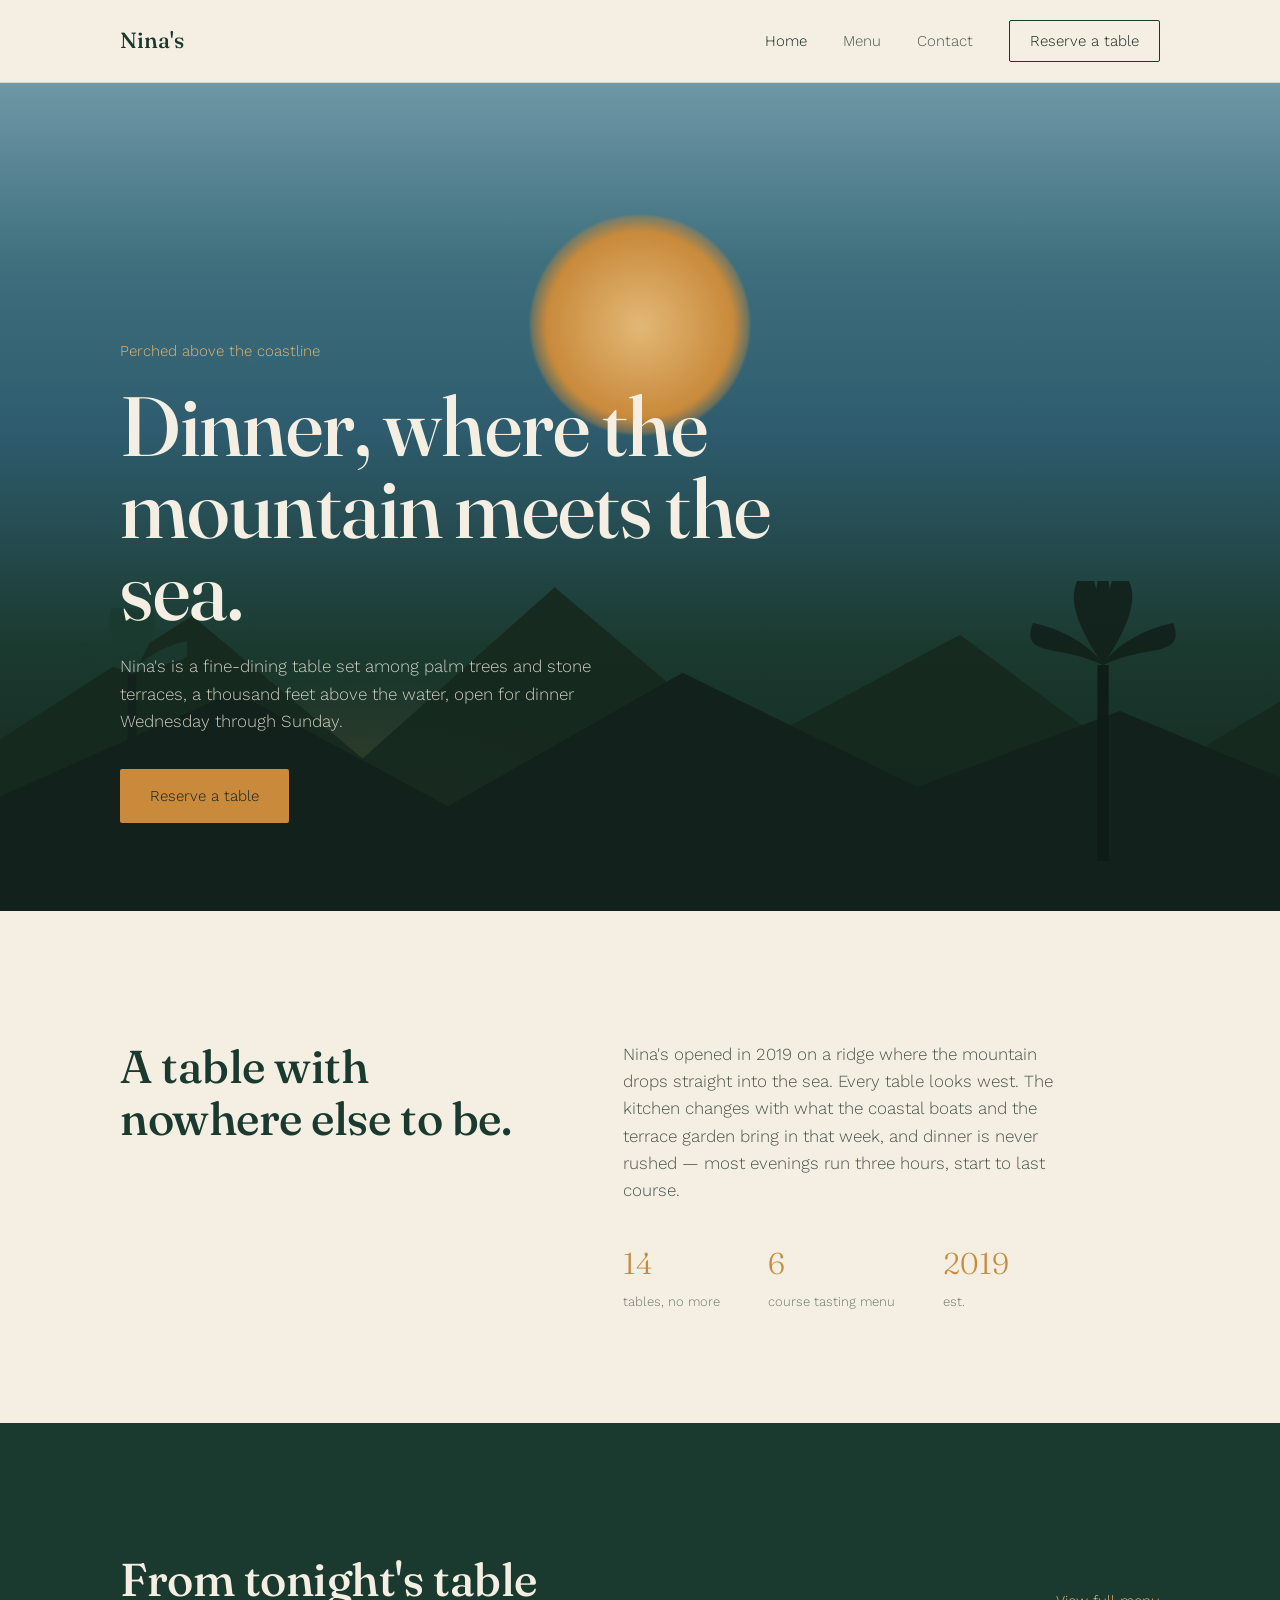
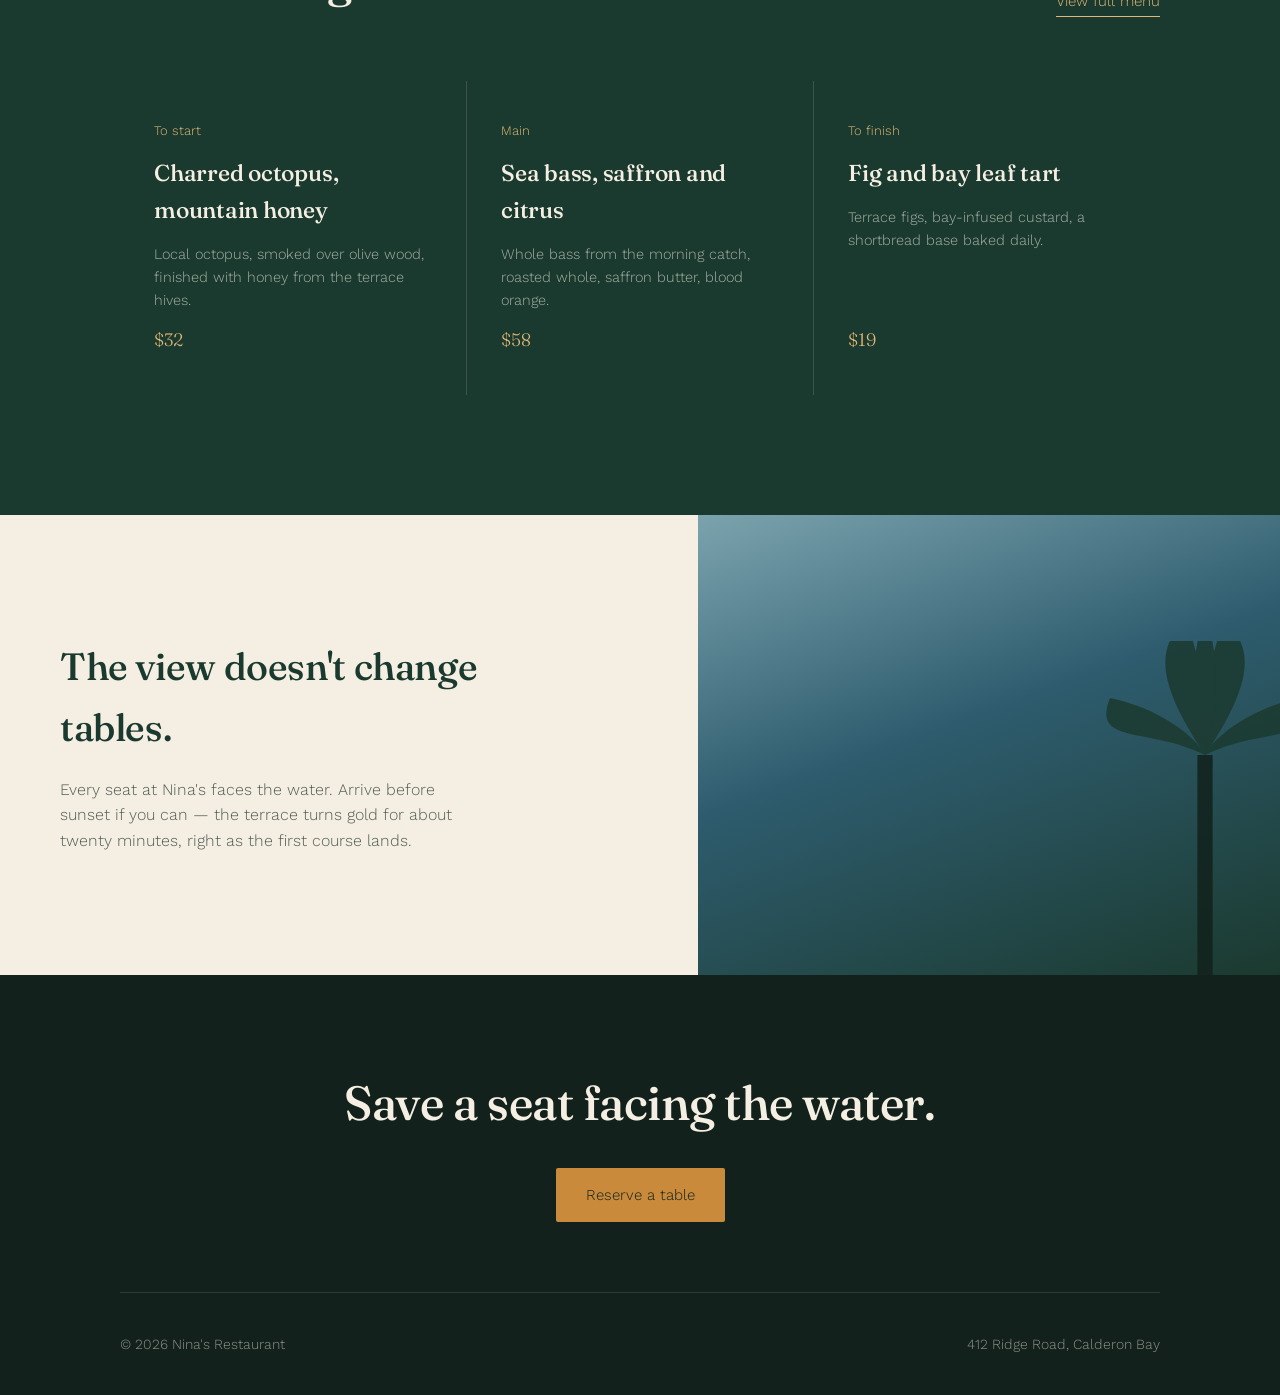
<file: index.html>
<!DOCTYPE html>
<html lang="en">
<head>
<meta charset="UTF-8">
<meta name="viewport" content="width=device-width, initial-scale=1.0">
<title>Nina's Restaurant</title>
<link rel="preconnect" href="https://fonts.googleapis.com">
<link href="https://fonts.googleapis.com/css2?family=Fraunces:opsz,wght@9..144,300;9..144,500;9..144,600&family=Work+Sans:wght@300;400;500&display=swap" rel="stylesheet">
<link rel="stylesheet" href="styles.css">
</head>
<body>

<nav>
  <div class="wrap">
    <a class="brand" href="index.html">Nina's</a>
    <div class="navlinks">
      <a href="index.html" class="active">Home</a>
      <a href="menu.html">Menu</a>
      <a href="contact.html">Contact</a>
      <a href="reserve.html" class="book">Reserve a table</a>
    </div>
  </div>
</nav>

<section class="hero">
  <svg class="mountains" viewBox="0 0 1200 400" preserveAspectRatio="none" xmlns="http://www.w3.org/2000/svg">
    <polygon points="0,400 0,220 180,90 340,240 520,60 700,230 900,110 1080,260 1200,180 1200,400" fill="#16281F" opacity="0.9"/>
    <polygon points="0,400 0,280 220,170 420,290 640,150 860,270 1050,190 1200,260 1200,400" fill="#12211B"/>
  </svg>
  <svg class="palm" style="left:6%; bottom:10%; width:110px; height:220px;" viewBox="0 0 100 200" xmlns="http://www.w3.org/2000/svg">
    <rect x="46" y="60" width="8" height="140" fill="#12211B"/>
    <g fill="#1B3A2F">
      <path d="M50 60 C 20 45, -10 55, 0 30 C 25 35, 45 50, 50 60 Z"/>
      <path d="M50 60 C 80 45, 110 55, 100 30 C 75 35, 55 50, 50 60 Z"/>
      <path d="M50 60 C 30 30, 20 5, 40 -10 C 50 15, 52 40, 50 60 Z"/>
      <path d="M50 60 C 70 30, 80 5, 60 -10 C 50 15, 48 40, 50 60 Z"/>
      <path d="M50 60 C 40 25, 45 0, 50 -15 C 55 0, 60 25, 50 60 Z"/>
    </g>
  </svg>
  <svg class="palm" style="right:8%; bottom:6%; width:150px; height:280px;" viewBox="0 0 100 200" xmlns="http://www.w3.org/2000/svg">
    <rect x="46" y="60" width="8" height="140" fill="#0E1B16"/>
    <g fill="#12211B">
      <path d="M50 60 C 20 45, -10 55, 0 30 C 25 35, 45 50, 50 60 Z"/>
      <path d="M50 60 C 80 45, 110 55, 100 30 C 75 35, 55 50, 50 60 Z"/>
      <path d="M50 60 C 30 30, 20 5, 40 -10 C 50 15, 52 40, 50 60 Z"/>
      <path d="M50 60 C 70 30, 80 5, 60 -10 C 50 15, 48 40, 50 60 Z"/>
      <path d="M50 60 C 40 25, 45 0, 50 -15 C 55 0, 60 25, 50 60 Z"/>
    </g>
  </svg>

  <div class="hero-content">
    <div class="wrap">
      <div class="eyebrow-plain">Perched above the coastline</div>
      <h1>Dinner, where the<br>mountain meets the sea.</h1>
      <p class="hero-sub">Nina's is a fine-dining table set among palm trees and stone terraces, a thousand feet above the water, open for dinner Wednesday through Sunday.</p>
      <a href="reserve.html" class="hero-cta">Reserve a table</a>
    </div>
  </div>
</section>

<section class="intro">
  <div class="wrap">
    <h2>A table with nowhere else to be.</h2>
    <div>
      <p>Nina's opened in 2019 on a ridge where the mountain drops straight into the sea. Every table looks west. The kitchen changes with what the coastal boats and the terrace garden bring in that week, and dinner is never rushed &mdash; most evenings run three hours, start to last course.</p>
      <div class="intro-stats">
        <div class="stat">
          <div class="n">14</div>
          <div class="l">tables, no more</div>
        </div>
        <div class="stat">
          <div class="n">6</div>
          <div class="l">course tasting menu</div>
        </div>
        <div class="stat">
          <div class="n">2019</div>
          <div class="l">est.</div>
        </div>
      </div>
    </div>
  </div>
</section>

<section class="menu">
  <div class="wrap">
    <div class="menu-head">
      <h2>From tonight's table</h2>
      <a href="menu.html">View full menu</a>
    </div>
    <div class="dishes">
      <div class="dish">
        <div class="tag">To start</div>
        <h3>Charred octopus, mountain honey</h3>
        <p>Local octopus, smoked over olive wood, finished with honey from the terrace hives.</p>
        <div class="price">$32</div>
      </div>
      <div class="dish">
        <div class="tag">Main</div>
        <h3>Sea bass, saffron and citrus</h3>
        <p>Whole bass from the morning catch, roasted whole, saffron butter, blood orange.</p>
        <div class="price">$58</div>
      </div>
      <div class="dish">
        <div class="tag">To finish</div>
        <h3>Fig and bay leaf tart</h3>
        <p>Terrace figs, bay-infused custard, a shortbread base baked daily.</p>
        <div class="price">$19</div>
      </div>
    </div>
  </div>
</section>

<section class="view-strip">
  <div class="view-copy">
    <div class="view-copy-inner">
      <h2>The view doesn't change tables.</h2>
      <p>Every seat at Nina's faces the water. Arrive before sunset if you can &mdash; the terrace turns gold for about twenty minutes, right as the first course lands.</p>
    </div>
  </div>
  <div class="view-image">
    <svg class="p2" width="220" height="380" viewBox="0 0 100 200" xmlns="http://www.w3.org/2000/svg">
      <rect x="46" y="60" width="8" height="140" fill="#12211B"/>
      <g fill="#1B3A2F">
        <path d="M50 60 C 20 45, -10 55, 0 30 C 25 35, 45 50, 50 60 Z"/>
        <path d="M50 60 C 80 45, 110 55, 100 30 C 75 35, 55 50, 50 60 Z"/>
        <path d="M50 60 C 30 30, 20 5, 40 -10 C 50 15, 52 40, 50 60 Z"/>
        <path d="M50 60 C 70 30, 80 5, 60 -10 C 50 15, 48 40, 50 60 Z"/>
        <path d="M50 60 C 40 25, 45 0, 50 -15 C 55 0, 60 25, 50 60 Z"/>
      </g>
    </svg>
  </div>
</section>

<footer>
  <div class="wrap">
    <div class="footer-cta">
      <h2>Save a seat facing the water.</h2>
      <a href="reserve.html" class="hero-cta">Reserve a table</a>
    </div>
    <div class="footer-bottom">
      <span>&copy; 2026 Nina's Restaurant</span>
      <span>412 Ridge Road, Calderon Bay</span>
    </div>
  </div>
</footer>

</body>
</html>
</file>
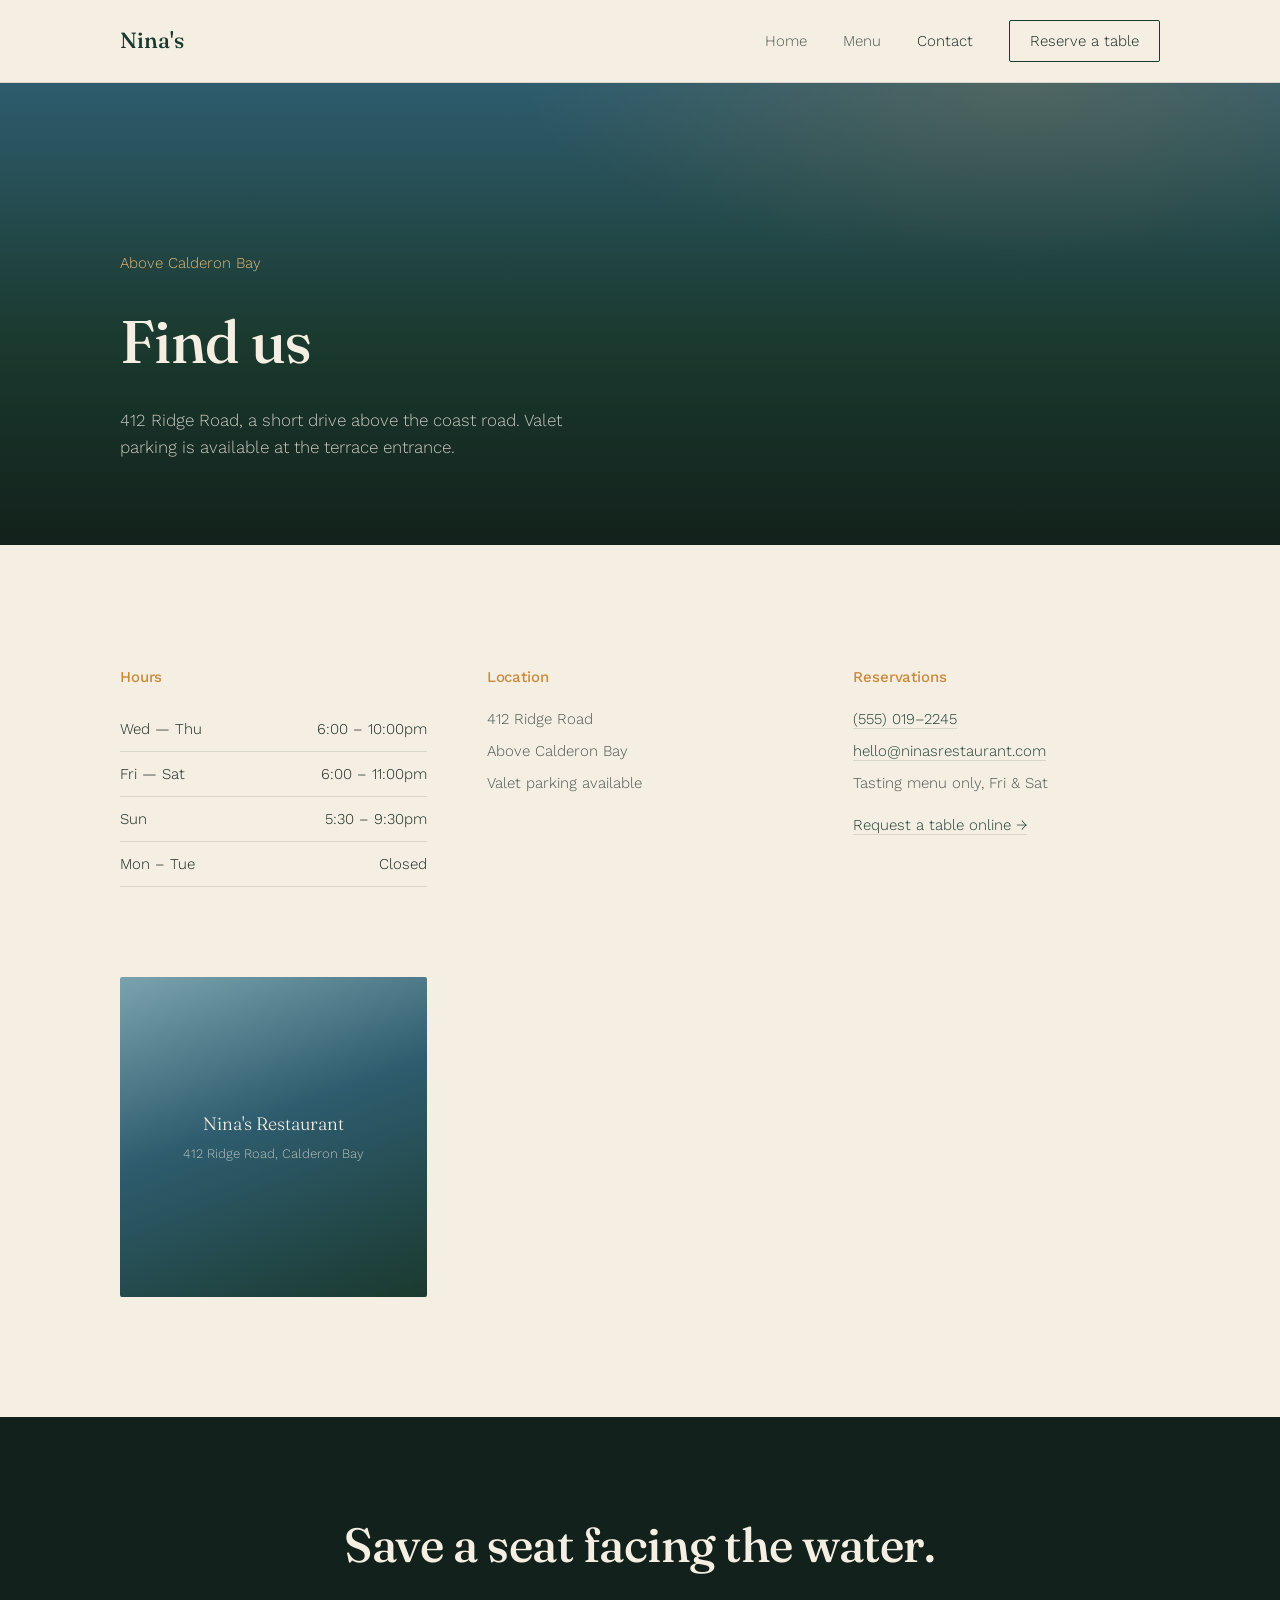
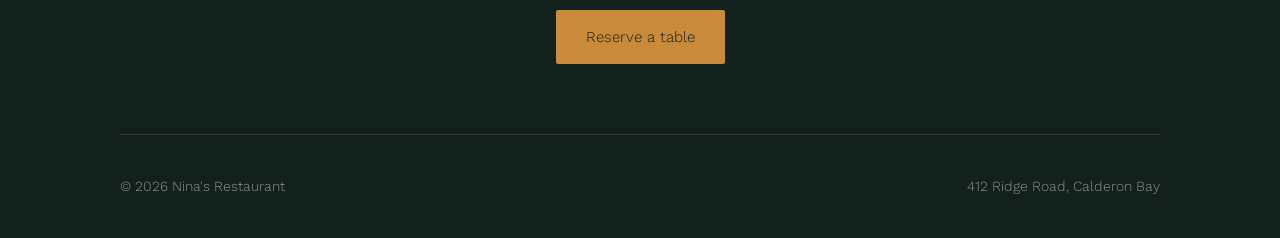
<file: contact.html>
<!DOCTYPE html>
<html lang="en">
<head>
<meta charset="UTF-8">
<meta name="viewport" content="width=device-width, initial-scale=1.0">
<title>Contact &mdash; Nina's Restaurant</title>
<link rel="preconnect" href="https://fonts.googleapis.com">
<link href="https://fonts.googleapis.com/css2?family=Fraunces:opsz,wght@9..144,300;9..144,500;9..144,600&family=Work+Sans:wght@300;400;500&display=swap" rel="stylesheet">
<link rel="stylesheet" href="styles.css">
</head>
<body>

<nav>
  <div class="wrap">
    <a class="brand" href="index.html">Nina's</a>
    <div class="navlinks">
      <a href="index.html">Home</a>
      <a href="menu.html">Menu</a>
      <a href="contact.html" class="active">Contact</a>
      <a href="reserve.html" class="book">Reserve a table</a>
    </div>
  </div>
</nav>

<section class="page-hero">
  <div class="wrap">
    <div class="eyebrow-plain">Above Calderon Bay</div>
    <h1>Find us</h1>
    <p>412 Ridge Road, a short drive above the coast road. Valet parking is available at the terrace entrance.</p>
  </div>
</section>

<section class="details">
  <div class="wrap">
    <div class="detail-block">
      <h3>Hours</h3>
      <div class="row"><span>Wed &mdash; Thu</span><span>6:00 &ndash; 10:00pm</span></div>
      <div class="row"><span>Fri &mdash; Sat</span><span>6:00 &ndash; 11:00pm</span></div>
      <div class="row"><span>Sun</span><span>5:30 &ndash; 9:30pm</span></div>
      <div class="row"><span>Mon &ndash; Tue</span><span>Closed</span></div>
    </div>
    <div class="detail-block">
      <h3>Location</h3>
      <p>412 Ridge Road</p>
      <p>Above Calderon Bay</p>
      <p>Valet parking available</p>
    </div>
    <div class="detail-block">
      <h3>Reservations</h3>
      <p><a class="link" href="tel:+15550192245">(555) 019&ndash;2245</a></p>
      <p><a class="link" href="mailto:hello@ninasrestaurant.com">hello@ninasrestaurant.com</a></p>
      <p>Tasting menu only, Fri &amp; Sat</p>
      <p style="margin-top:18px;"><a class="link" href="reserve.html">Request a table online &rarr;</a></p>
    </div>
  </div>

  <div class="wrap">
    <div class="map-block">
      <div class="pin">
        Nina's Restaurant
        <span>412 Ridge Road, Calderon Bay</span>
      </div>
    </div>
  </div>
</section>

<footer>
  <div class="wrap">
    <div class="footer-cta">
      <h2>Save a seat facing the water.</h2>
      <a href="reserve.html" class="hero-cta">Reserve a table</a>
    </div>
    <div class="footer-bottom">
      <span>&copy; 2026 Nina's Restaurant</span>
      <span>412 Ridge Road, Calderon Bay</span>
    </div>
  </div>
</footer>

</body>
</html>
</file>
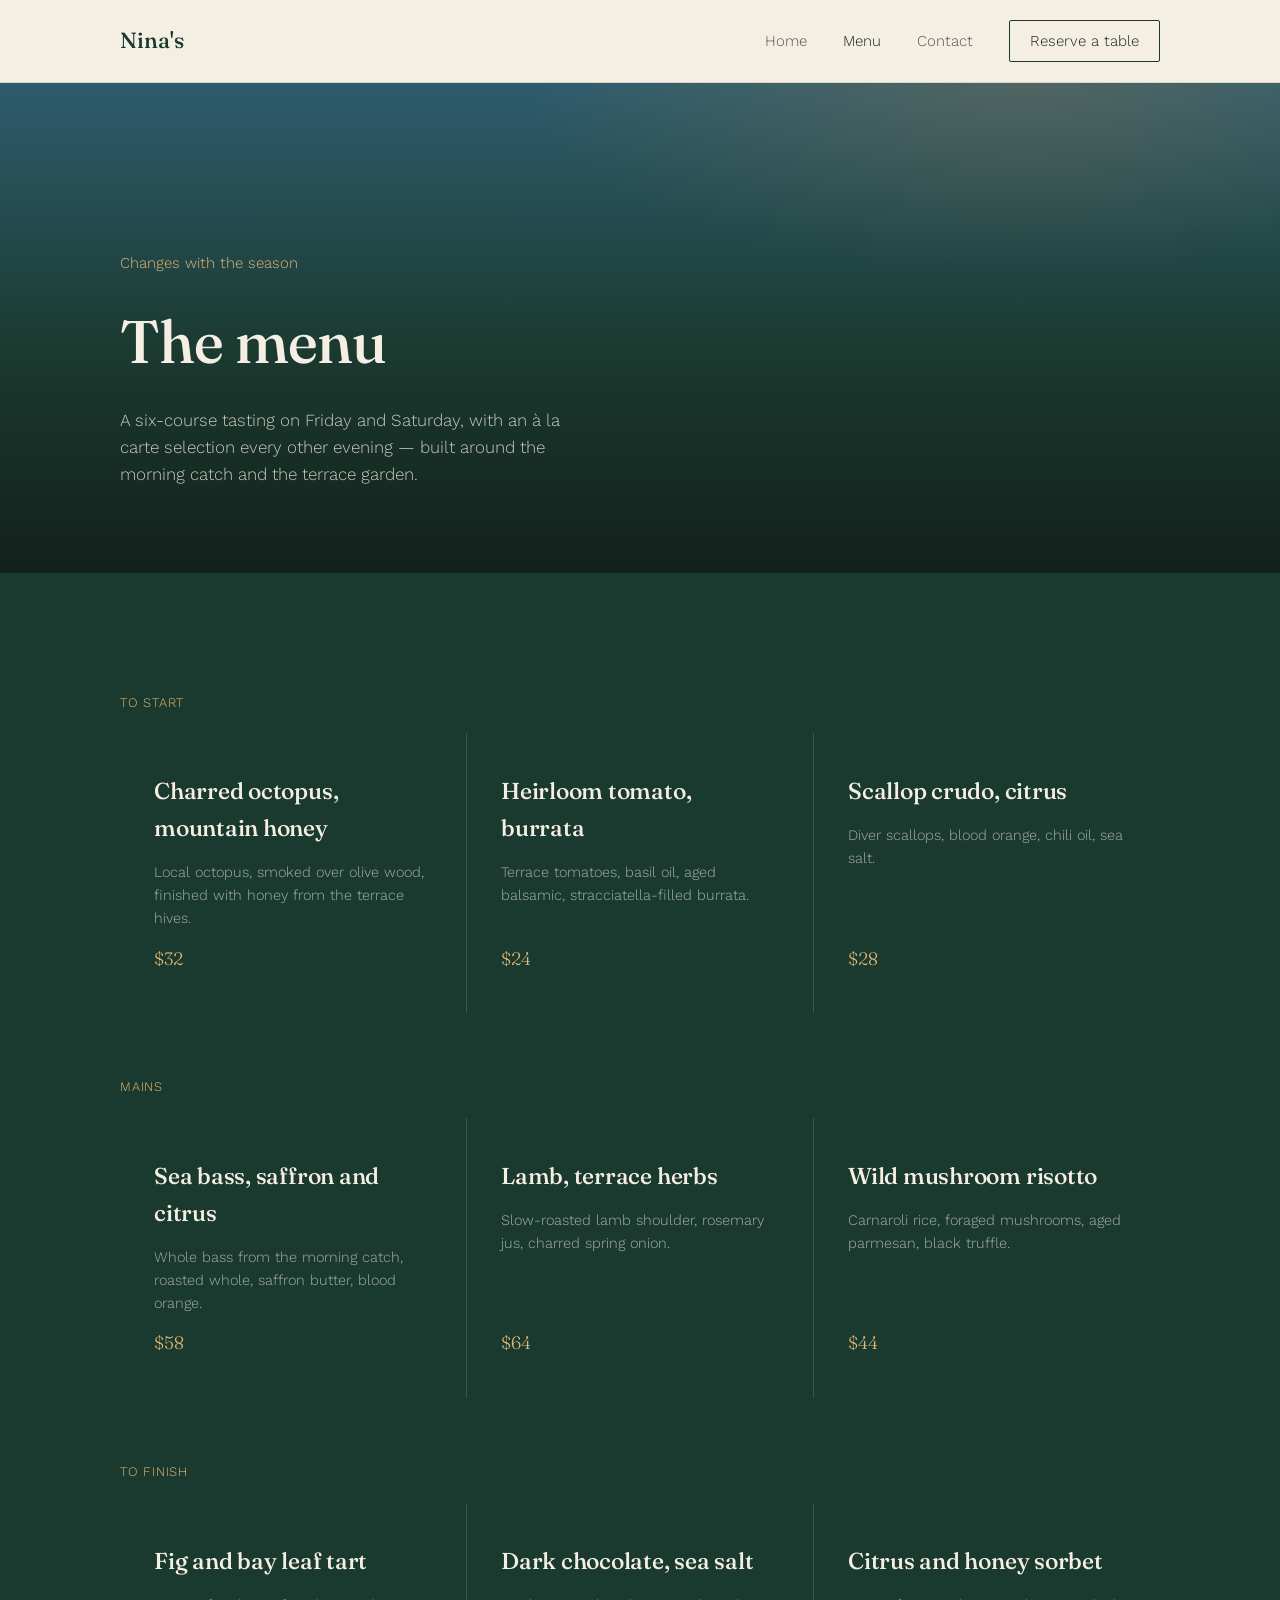
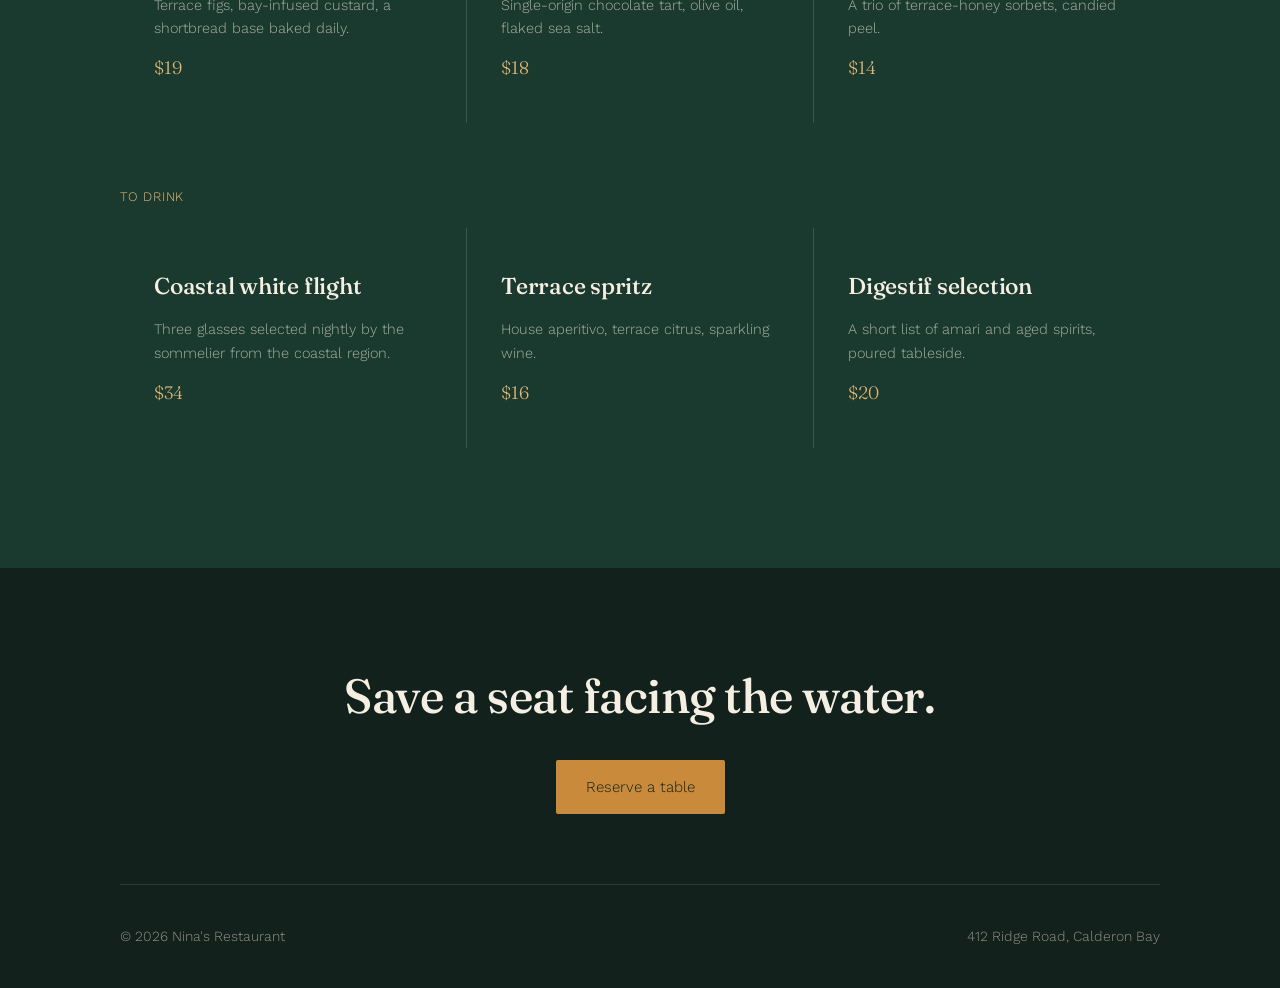
<file: menu.html>
<!DOCTYPE html>
<html lang="en">
<head>
<meta charset="UTF-8">
<meta name="viewport" content="width=device-width, initial-scale=1.0">
<title>Menu &mdash; Nina's Restaurant</title>
<link rel="preconnect" href="https://fonts.googleapis.com">
<link href="https://fonts.googleapis.com/css2?family=Fraunces:opsz,wght@9..144,300;9..144,500;9..144,600&family=Work+Sans:wght@300;400;500&display=swap" rel="stylesheet">
<link rel="stylesheet" href="styles.css">
</head>
<body>

<nav>
  <div class="wrap">
    <a class="brand" href="index.html">Nina's</a>
    <div class="navlinks">
      <a href="index.html">Home</a>
      <a href="menu.html" class="active">Menu</a>
      <a href="contact.html">Contact</a>
      <a href="reserve.html" class="book">Reserve a table</a>
    </div>
  </div>
</nav>

<section class="page-hero">
  <div class="wrap">
    <div class="eyebrow-plain">Changes with the season</div>
    <h1>The menu</h1>
    <p>A six-course tasting on Friday and Saturday, with an à la carte selection every other evening &mdash; built around the morning catch and the terrace garden.</p>
  </div>
</section>

<section class="menu">
  <div class="wrap">

    <div class="menu-group">
      <span class="tag">To start</span>
      <div class="dishes">
        <div class="dish">
          <h3>Charred octopus, mountain honey</h3>
          <p>Local octopus, smoked over olive wood, finished with honey from the terrace hives.</p>
          <div class="price">$32</div>
        </div>
        <div class="dish">
          <h3>Heirloom tomato, burrata</h3>
          <p>Terrace tomatoes, basil oil, aged balsamic, stracciatella-filled burrata.</p>
          <div class="price">$24</div>
        </div>
        <div class="dish">
          <h3>Scallop crudo, citrus</h3>
          <p>Diver scallops, blood orange, chili oil, sea salt.</p>
          <div class="price">$28</div>
        </div>
      </div>
    </div>

    <div class="menu-group">
      <span class="tag">Mains</span>
      <div class="dishes">
        <div class="dish">
          <h3>Sea bass, saffron and citrus</h3>
          <p>Whole bass from the morning catch, roasted whole, saffron butter, blood orange.</p>
          <div class="price">$58</div>
        </div>
        <div class="dish">
          <h3>Lamb, terrace herbs</h3>
          <p>Slow-roasted lamb shoulder, rosemary jus, charred spring onion.</p>
          <div class="price">$64</div>
        </div>
        <div class="dish">
          <h3>Wild mushroom risotto</h3>
          <p>Carnaroli rice, foraged mushrooms, aged parmesan, black truffle.</p>
          <div class="price">$44</div>
        </div>
      </div>
    </div>

    <div class="menu-group">
      <span class="tag">To finish</span>
      <div class="dishes">
        <div class="dish">
          <h3>Fig and bay leaf tart</h3>
          <p>Terrace figs, bay-infused custard, a shortbread base baked daily.</p>
          <div class="price">$19</div>
        </div>
        <div class="dish">
          <h3>Dark chocolate, sea salt</h3>
          <p>Single-origin chocolate tart, olive oil, flaked sea salt.</p>
          <div class="price">$18</div>
        </div>
        <div class="dish">
          <h3>Citrus and honey sorbet</h3>
          <p>A trio of terrace-honey sorbets, candied peel.</p>
          <div class="price">$14</div>
        </div>
      </div>
    </div>

    <div class="menu-group">
      <span class="tag">To drink</span>
      <div class="dishes">
        <div class="dish">
          <h3>Coastal white flight</h3>
          <p>Three glasses selected nightly by the sommelier from the coastal region.</p>
          <div class="price">$34</div>
        </div>
        <div class="dish">
          <h3>Terrace spritz</h3>
          <p>House aperitivo, terrace citrus, sparkling wine.</p>
          <div class="price">$16</div>
        </div>
        <div class="dish">
          <h3>Digestif selection</h3>
          <p>A short list of amari and aged spirits, poured tableside.</p>
          <div class="price">$20</div>
        </div>
      </div>
    </div>

  </div>
</section>

<footer>
  <div class="wrap">
    <div class="footer-cta">
      <h2>Save a seat facing the water.</h2>
      <a href="reserve.html" class="hero-cta">Reserve a table</a>
    </div>
    <div class="footer-bottom">
      <span>&copy; 2026 Nina's Restaurant</span>
      <span>412 Ridge Road, Calderon Bay</span>
    </div>
  </div>
</footer>

</body>
</html>
</file>
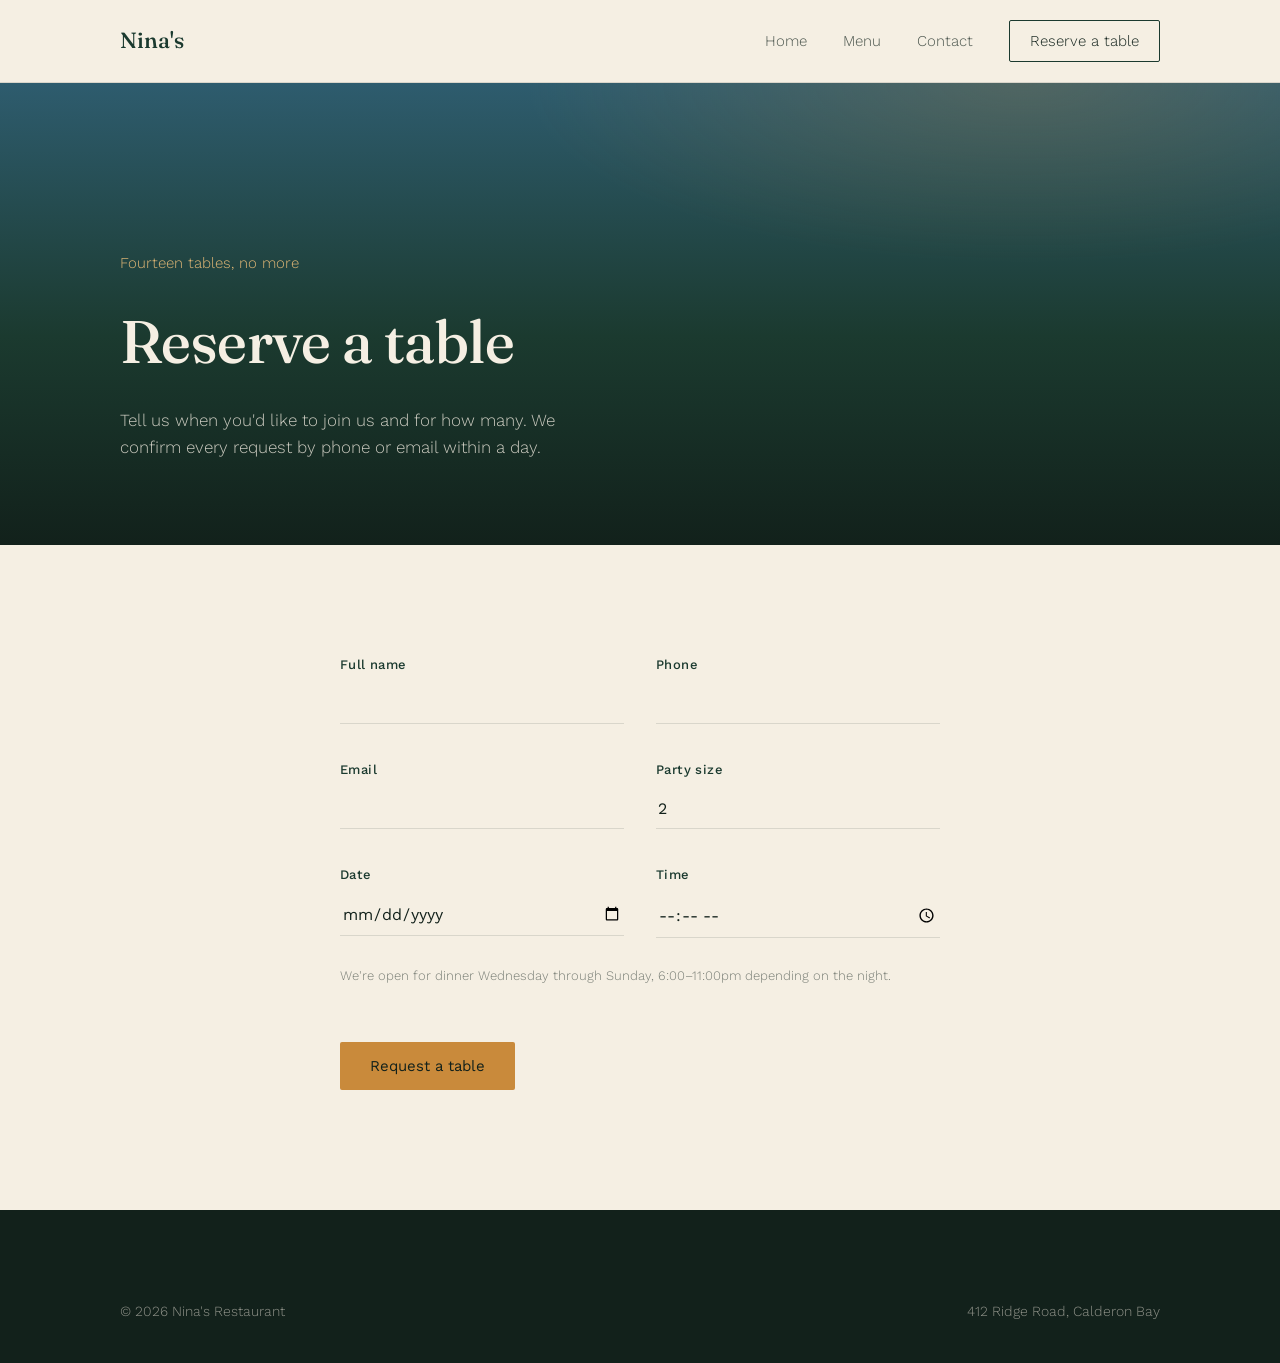
<file: reserve.html>
<!DOCTYPE html>
<html lang="en">
<head>
<meta charset="UTF-8">
<meta name="viewport" content="width=device-width, initial-scale=1.0">
<title>Reserve a Table &mdash; Nina's Restaurant</title>
<link rel="preconnect" href="https://fonts.googleapis.com">
<link href="https://fonts.googleapis.com/css2?family=Fraunces:opsz,wght@9..144,300;9..144,500;9..144,600&family=Work+Sans:wght@300;400;500&display=swap" rel="stylesheet">
<link rel="stylesheet" href="styles.css">
</head>
<body>

<nav>
  <div class="wrap">
    <a class="brand" href="index.html">Nina's</a>
    <div class="navlinks">
      <a href="index.html">Home</a>
      <a href="menu.html">Menu</a>
      <a href="contact.html">Contact</a>
      <a href="reserve.html" class="book active">Reserve a table</a>
    </div>
  </div>
</nav>

<section class="page-hero">
  <div class="wrap">
    <div class="eyebrow-plain">Fourteen tables, no more</div>
    <h1>Reserve a table</h1>
    <p>Tell us when you'd like to join us and for how many. We confirm every request by phone or email within a day.</p>
  </div>
</section>

<section class="reserve-section">
  <div class="wrap">

    <div id="confirm-banner" class="confirm-banner" hidden>
      <h2>Request sent.</h2>
      <p>Thank you &mdash; we'll confirm your table by phone or email shortly.</p>
    </div>

    <form id="reserve-form" class="reserve-form" action="https://formsubmit.co/salibanasr@gmail.com" method="POST">

      <input type="hidden" name="_subject" value="New Reservation Request – Nina's Restaurant">
      <input type="hidden" name="_template" value="table">
      <input type="hidden" name="_captcha" value="false">
      <input type="hidden" name="_next" value="">
      <input type="text" name="_honey" class="honey" tabindex="-1" autocomplete="off">

      <div class="field">
        <label for="name">Full name</label>
        <input type="text" id="name" name="name" required>
      </div>

      <div class="field">
        <label for="phone">Phone</label>
        <input type="tel" id="phone" name="phone" required>
      </div>

      <div class="field">
        <label for="email">Email</label>
        <input type="email" id="email" name="email" required>
      </div>

      <div class="field">
        <label for="party">Party size</label>
        <input type="number" id="party" name="party size" min="1" max="20" value="2" required>
      </div>

      <div class="field">
        <label for="date">Date</label>
        <input type="date" id="date" name="date" required>
      </div>

      <div class="field">
        <label for="time">Time</label>
        <input type="time" id="time" name="time" required>
      </div>

      <div class="form-note">We're open for dinner Wednesday through Sunday, 6:00&ndash;11:00pm depending on the night.</div>

      <div class="form-actions">
        <button type="submit" class="hero-cta">Request a table</button>
      </div>

    </form>

  </div>
</section>

<footer>
  <div class="wrap">
    <div class="footer-bottom">
      <span>&copy; 2026 Nina's Restaurant</span>
      <span>412 Ridge Road, Calderon Bay</span>
    </div>
  </div>
</footer>

<script>
  (function () {
    var params = new URLSearchParams(window.location.search);
    var form = document.getElementById('reserve-form');
    var confirmBanner = document.getElementById('confirm-banner');

    if (params.get('sent') === 'true') {
      form.hidden = true;
      confirmBanner.hidden = false;
    } else {
      form.querySelector('[name="_next"]').value =
        window.location.origin + window.location.pathname + '?sent=true';
      document.getElementById('date').min = new Date().toISOString().split('T')[0];
    }
  })();
</script>

</body>
</html>
</file>
<file: styles.css>
:root {
  --pine: #1B3A2F;
  --pine-dark: #12211B;
  --gold: #C98A3B;
  --gold-soft: #E2B876;
  --ivory: #F5EFE3;
  --teal: #2E5C6E;
  --line: rgba(18,33,27,0.12);
}

* { margin: 0; padding: 0; box-sizing: border-box; }

body {
  background: var(--ivory);
  color: var(--pine-dark);
  font-family: 'Work Sans', sans-serif;
  font-weight: 300;
  line-height: 1.6;
}

h1, h2, h3, .serif {
  font-family: 'Fraunces', serif;
  font-weight: 500;
  letter-spacing: -0.01em;
}

a { text-decoration: none; color: inherit; }

.wrap {
  max-width: 1120px;
  margin: 0 auto;
  padding: 0 40px;
}

/* NAV */
nav {
  position: sticky;
  top: 0;
  z-index: 50;
  background: rgba(245,239,227,0.92);
  backdrop-filter: blur(6px);
  border-bottom: 1px solid var(--line);
}
nav .wrap {
  display: flex;
  align-items: center;
  justify-content: space-between;
  padding-top: 20px;
  padding-bottom: 20px;
}
.brand {
  font-family: 'Fraunces', serif;
  font-size: 22px;
  font-weight: 500;
  color: var(--pine);
}
.navlinks {
  display: flex;
  gap: 36px;
  font-size: 15px;
  align-items: center;
}
.navlinks a { opacity: 0.75; transition: opacity 0.2s ease; }
.navlinks a:hover, .navlinks a.active { opacity: 1; }
.navlinks a.book {
  opacity: 1;
  border: 1px solid var(--pine);
  padding: 8px 20px;
  border-radius: 2px;
}
.navlinks a.book:hover { background: var(--pine); color: var(--ivory); }

/* HERO (home) */
.hero {
  position: relative;
  min-height: 92vh;
  display: flex;
  align-items: flex-end;
  overflow: hidden;
  background:
    radial-gradient(ellipse 60% 40% at 30% 100%, rgba(201,138,59,0.35), transparent 70%),
    linear-gradient(180deg, #6F97A6 0%, #3E6F7D 22%, var(--teal) 42%, var(--pine) 68%, var(--pine-dark) 100%);
}
.hero::before {
  content: '';
  position: absolute;
  top: 16%;
  left: 50%;
  transform: translateX(-50%);
  width: 220px;
  height: 220px;
  border-radius: 50%;
  background: radial-gradient(circle, var(--gold-soft) 0%, var(--gold) 60%, rgba(201,138,59,0) 75%);
  filter: blur(1px);
}
.mountains {
  position: absolute;
  bottom: 0;
  left: 0;
  width: 100%;
  height: 46%;
}
.palm {
  position: absolute;
  bottom: 0;
  opacity: 0.9;
}
.hero-content {
  position: relative;
  z-index: 5;
  width: 100%;
  padding-bottom: 88px;
}
.hero-content .wrap {
  display: flex;
  flex-direction: column;
  gap: 22px;
}
.eyebrow-plain {
  color: var(--gold-soft);
  font-size: 15px;
  font-family: 'Work Sans', sans-serif;
  max-width: 420px;
}
.hero h1 {
  color: var(--ivory);
  font-size: clamp(44px, 7vw, 84px);
  line-height: 0.98;
  max-width: 780px;
}
.hero-sub {
  color: rgba(245,239,227,0.82);
  max-width: 480px;
  font-size: 17px;
}
.hero-cta {
  margin-top: 12px;
  display: inline-flex;
  align-items: center;
  gap: 14px;
  background: var(--gold);
  color: var(--pine-dark);
  padding: 15px 30px;
  border-radius: 2px;
  font-size: 15px;
  width: fit-content;
  border: none;
  cursor: pointer;
  font-family: 'Work Sans', sans-serif;
  transition: transform 0.2s ease, background 0.2s ease;
}
.hero-cta:hover { background: var(--gold-soft); transform: translateY(-2px); }

/* PAGE HERO (interior pages) */
.page-hero {
  position: relative;
  padding: 168px 0 84px;
  overflow: hidden;
  background:
    radial-gradient(ellipse 60% 60% at 80% 0%, rgba(201,138,59,0.22), transparent 65%),
    linear-gradient(180deg, var(--teal) 0%, var(--pine) 55%, var(--pine-dark) 100%);
}
.page-hero .wrap {
  position: relative;
  z-index: 2;
}
.page-hero .eyebrow-plain { color: var(--gold-soft); margin-bottom: 18px; }
.page-hero h1 {
  color: var(--ivory);
  font-size: clamp(38px, 5.5vw, 60px);
  max-width: 640px;
}
.page-hero p {
  color: rgba(245,239,227,0.8);
  max-width: 480px;
  margin-top: 18px;
  font-size: 17px;
}

/* INTRO */
.intro {
  padding: 130px 0 110px;
}
.intro .wrap {
  display: grid;
  grid-template-columns: 1fr 1.3fr;
  gap: 90px;
  align-items: start;
}
.intro h2 {
  font-size: clamp(32px, 4vw, 46px);
  line-height: 1.12;
  color: var(--pine);
}
.intro p {
  font-size: 17px;
  color: rgba(18,33,27,0.75);
  max-width: 46ch;
}
.intro-stats {
  display: flex;
  gap: 48px;
  margin-top: 36px;
}
.stat .n {
  font-family: 'Fraunces', serif;
  font-size: 30px;
  color: var(--gold);
}
.stat .l {
  font-size: 13px;
  color: rgba(18,33,27,0.6);
  margin-top: 4px;
}

/* MENU */
.menu {
  background: var(--pine);
  color: var(--ivory);
  padding: 120px 0;
}
.menu-head {
  display: flex;
  justify-content: space-between;
  align-items: flex-end;
  margin-bottom: 64px;
}
.menu-head h2 {
  font-size: clamp(32px, 4vw, 46px);
}
.menu-head a {
  font-size: 15px;
  border-bottom: 1px solid var(--gold-soft);
  color: var(--gold-soft);
  padding-bottom: 3px;
}
.menu-group { margin-bottom: 64px; }
.menu-group:last-child { margin-bottom: 0; }
.menu-group > .tag {
  display: block;
  color: var(--gold-soft);
  font-size: 13px;
  letter-spacing: 0.06em;
  text-transform: uppercase;
  margin-bottom: 20px;
}
.dishes {
  display: grid;
  grid-template-columns: repeat(3, 1fr);
  gap: 1px;
  background: rgba(245,239,227,0.15);
}
.dish {
  background: var(--pine);
  padding: 40px 34px;
  display: flex;
  flex-direction: column;
  gap: 14px;
}
.dish .tag {
  color: var(--gold-soft);
  font-size: 13px;
}
.dish h3 {
  font-size: 23px;
  font-weight: 500;
}
.dish p {
  font-size: 14.5px;
  color: rgba(245,239,227,0.65);
  max-width: 32ch;
}
.dish .price {
  margin-top: auto;
  font-family: 'Fraunces', serif;
  color: var(--gold-soft);
  font-size: 18px;
}

/* VIEW STRIP */
.view-strip {
  display: grid;
  grid-template-columns: 1.2fr 1fr;
  min-height: 460px;
}
.view-copy {
  background: var(--ivory);
  display: flex;
  align-items: center;
  padding: 60px;
}
.view-copy-inner { max-width: 420px; }
.view-copy h2 {
  font-size: clamp(28px, 3.4vw, 38px);
  color: var(--pine);
  margin-bottom: 18px;
}
.view-copy p {
  color: rgba(18,33,27,0.72);
  font-size: 16px;
}
.view-image {
  position: relative;
  overflow: hidden;
  background: linear-gradient(160deg, #7BA3AE 0%, var(--teal) 45%, var(--pine) 100%);
}
.view-image .p2 {
  position: absolute;
  bottom: -10%;
  right: -6%;
  opacity: 0.85;
}

/* HOURS / LOCATION */
.details {
  padding: 120px 0;
}
.details .wrap {
  display: grid;
  grid-template-columns: repeat(3, 1fr);
  gap: 60px;
}
.detail-block h3 {
  font-size: 15px;
  text-transform: none;
  color: var(--gold);
  margin-bottom: 18px;
  font-family: 'Work Sans', sans-serif;
  font-weight: 500;
}
.detail-block .row {
  display: flex;
  justify-content: space-between;
  padding: 10px 0;
  border-bottom: 1px solid var(--line);
  font-size: 15px;
}
.detail-block p {
  font-size: 15px;
  color: rgba(18,33,27,0.75);
  margin-bottom: 8px;
}
.detail-block a.link {
  color: var(--pine);
  border-bottom: 1px solid var(--line);
}
.detail-block a.link:hover { border-color: var(--pine); }

/* CONTACT MAP BLOCK */
.map-block {
  position: relative;
  min-height: 320px;
  border-radius: 2px;
  overflow: hidden;
  background: linear-gradient(160deg, #7BA3AE 0%, var(--teal) 45%, var(--pine) 100%);
  display: flex;
  align-items: center;
  justify-content: center;
  margin-top: 90px;
}
.map-block .pin {
  position: relative;
  z-index: 2;
  color: var(--ivory);
  text-align: center;
  font-family: 'Fraunces', serif;
  font-size: 18px;
}
.map-block .pin span {
  display: block;
  font-family: 'Work Sans', sans-serif;
  font-size: 13px;
  color: rgba(245,239,227,0.7);
  margin-top: 6px;
}

/* RESERVATION FORM */
.reserve-section {
  padding: 110px 0 120px;
}
.reserve-section .wrap {
  max-width: 680px;
}
.reserve-intro {
  margin-bottom: 56px;
}
.reserve-intro p {
  color: rgba(18,33,27,0.72);
  font-size: 16px;
  max-width: 50ch;
  margin-top: 14px;
}
.reserve-form {
  display: grid;
  grid-template-columns: 1fr 1fr;
  gap: 36px 32px;
}
.field {
  display: flex;
  flex-direction: column;
  gap: 8px;
}
.field.full { grid-column: 1 / -1; }
.field label {
  font-size: 13px;
  letter-spacing: 0.03em;
  color: var(--pine);
  font-weight: 500;
}
.field input,
.field select,
.field textarea {
  border: none;
  border-bottom: 1px solid var(--line);
  background: transparent;
  font-family: 'Work Sans', sans-serif;
  font-size: 16px;
  padding: 10px 2px;
  color: var(--pine-dark);
  outline: none;
  transition: border-color 0.2s ease;
}
.field input:focus,
.field select:focus,
.field textarea:focus {
  border-color: var(--gold);
}
.field textarea { resize: vertical; min-height: 90px; }
.honey { position: absolute; left: -9999px; opacity: 0; }
.form-actions { grid-column: 1 / -1; margin-top: 8px; }
.form-note {
  grid-column: 1 / -1;
  font-size: 13px;
  color: rgba(18,33,27,0.55);
  margin-top: -8px;
}
.confirm-banner {
  background: var(--pine);
  color: var(--ivory);
  padding: 40px;
  border-radius: 2px;
}
.confirm-banner h2 { font-size: 26px; margin-bottom: 10px; }
.confirm-banner p { color: rgba(245,239,227,0.8); }
[hidden] { display: none !important; }

/* FOOTER / RESERVE CTA */
footer {
  background: var(--pine-dark);
  color: var(--ivory);
  padding: 90px 0 40px;
}
.footer-cta {
  text-align: center;
  padding-bottom: 70px;
  border-bottom: 1px solid rgba(245,239,227,0.12);
  margin-bottom: 40px;
}
.footer-cta h2 {
  font-size: clamp(30px, 4vw, 48px);
  margin-bottom: 26px;
}
.footer-cta .hero-cta { margin: 0 auto; }
.footer-bottom {
  display: flex;
  justify-content: space-between;
  align-items: center;
  font-size: 14px;
  color: rgba(245,239,227,0.55);
}

@media (max-width: 860px) {
  .navlinks { display: none; }
  .intro .wrap, .details .wrap { grid-template-columns: 1fr; gap: 40px; }
  .dishes { grid-template-columns: 1fr; }
  .view-strip { grid-template-columns: 1fr; }
  .view-image { min-height: 280px; }
  .reserve-form { grid-template-columns: 1fr; }
  .field.full { grid-column: 1; }
  .wrap { padding: 0 24px; }
}
</file>
